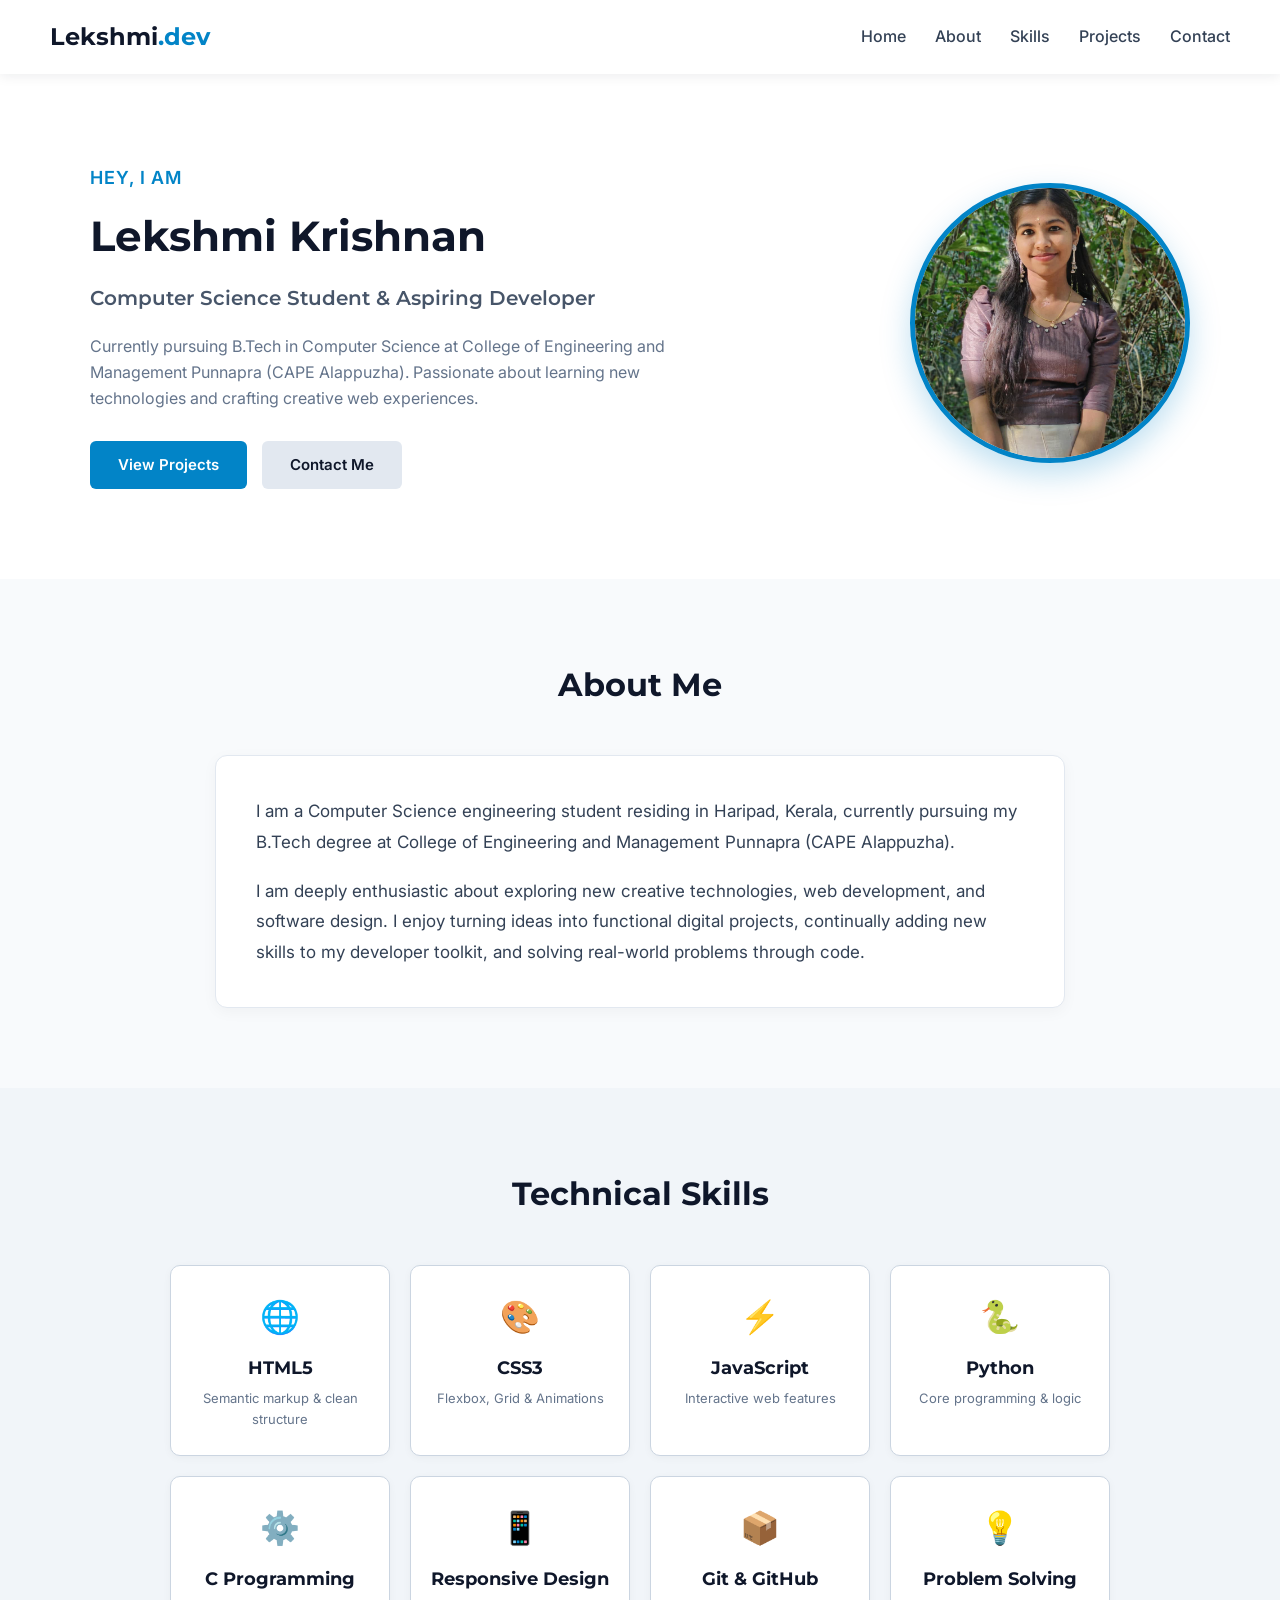
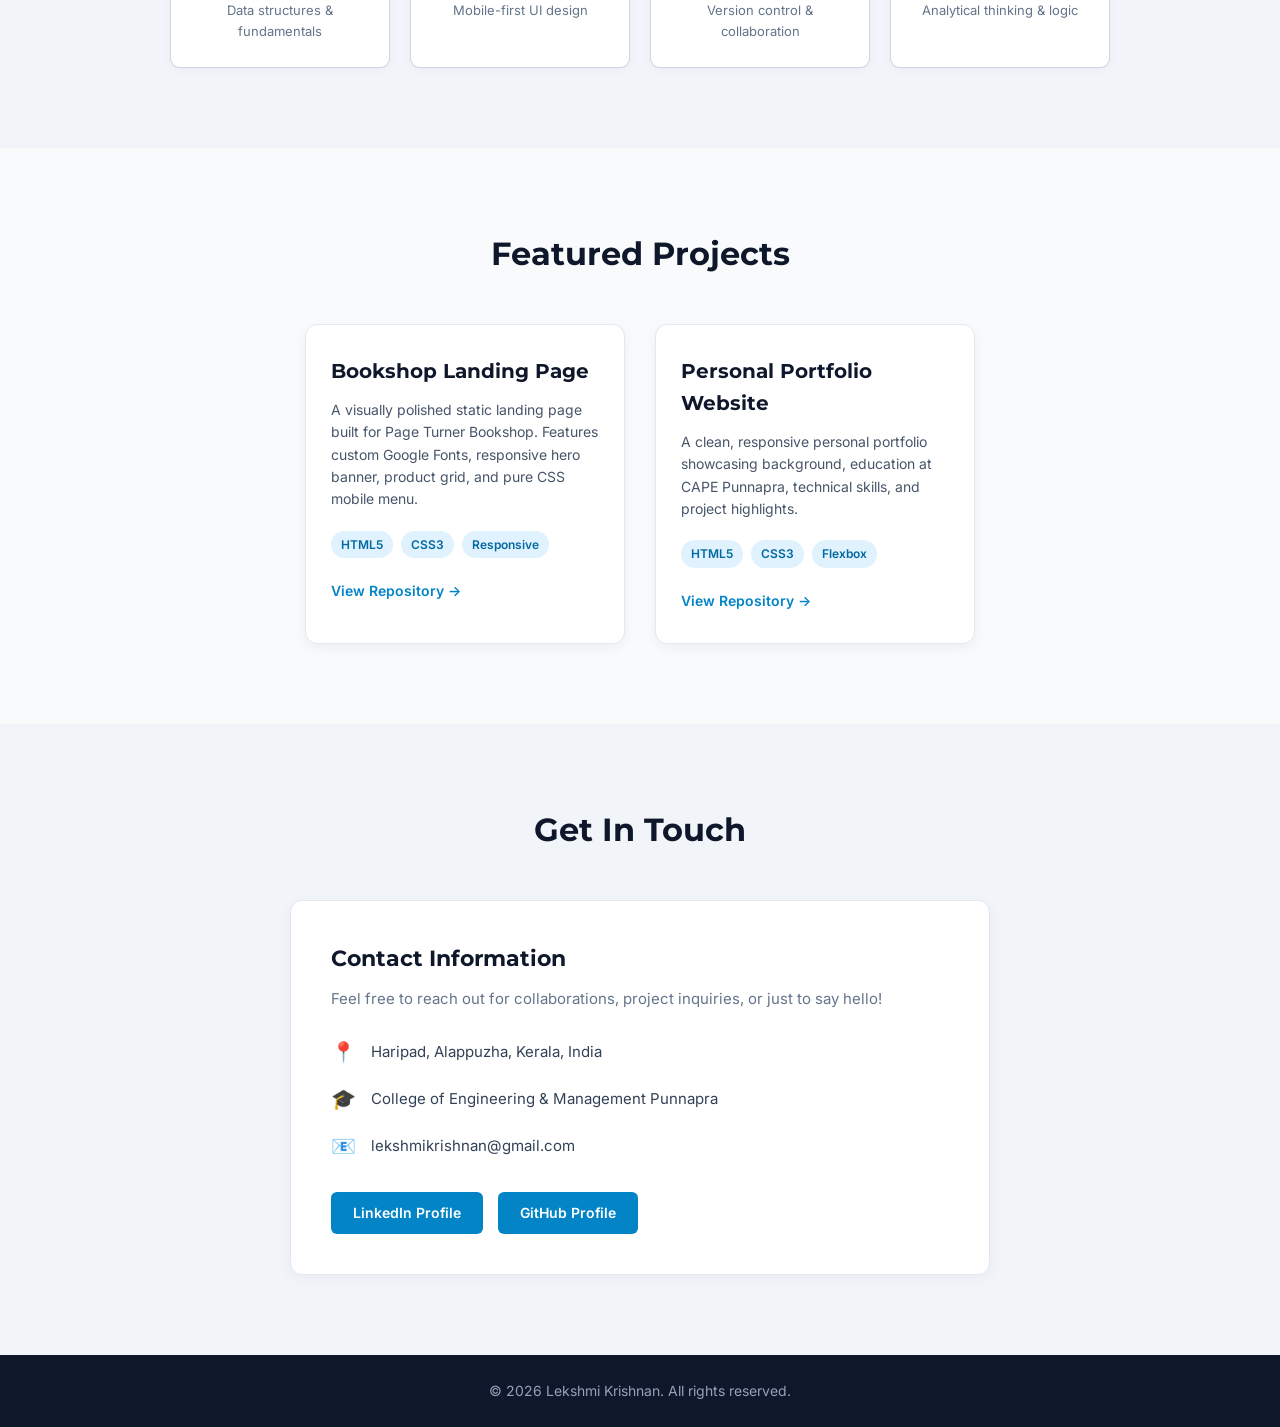
<file: WebDev-L1-PersonalPortfolio/index.html>
<!DOCTYPE html>
<html lang="en">
<head>
    <meta charset="UTF-8">
    <meta name="viewport" content="width=device-width, initial-scale=1.0">
    <title>Lekshmi Krishnan | Personal Portfolio</title>
    <link rel="stylesheet" href="style.css">
</head>
<body>

    <header class="navbar">
        <div class="logo">
            <h2>Lekshmi<span>.dev</span></h2>
        </div>
        <input type="checkbox" id="menu-toggle" class="menu-toggle">
        <label for="menu-toggle" class="hamburger">
            <span></span>
            <span></span>
            <span></span>
        </label>
        <nav class="nav-links">
            <a href="#home">Home</a>
            <a href="#about">About</a>
            <a href="#skills">Skills</a>
            <a href="#projects">Projects</a>
            <a href="#contact">Contact</a>
        </nav>
    </header>

    <section id="home" class="hero">
        <div class="hero-container">
            <div class="hero-text">
                <span class="greeting">Hey, I am</span>
                <h1>Lekshmi Krishnan</h1>
                <h3 class="role">Computer Science Student & Aspiring Developer</h3>
                <p>Currently pursuing B.Tech in Computer Science at College of Engineering and Management Punnapra (CAPE Alappuzha). Passionate about learning new technologies and crafting creative web experiences.</p>
                <div class="hero-buttons">
                    <a href="#projects" class="btn btn-primary">View Projects</a>
                    <a href="#contact" class="btn btn-secondary">Contact Me</a>
                </div>
            </div>
            <div class="hero-image">
                <img src="assets/profile.png" alt="Lekshmi Krishnan" class="profile-img">
            </div>
        </div>
    </section>

    <section id="about" class="section">
        <h2 class="section-title">About Me</h2>
        <div class="about-card">
            <p>I am a Computer Science engineering student residing in Haripad, Kerala, currently pursuing my B.Tech degree at College of Engineering and Management Punnapra (CAPE Alappuzha).</p>
            <p>I am deeply enthusiastic about exploring new creative technologies, web development, and software design. I enjoy turning ideas into functional digital projects, continually adding new skills to my developer toolkit, and solving real-world problems through code.</p>
        </div>
    </section>

    <section id="skills" class="section bg-alt">
        <h2 class="section-title">Technical Skills</h2>
        <div class="skills-grid">
            <div class="skill-card">
                <div class="skill-icon">🌐</div>
                <h3>HTML5</h3>
                <p>Semantic markup & clean structure</p>
            </div>
            <div class="skill-card">
                <div class="skill-icon">🎨</div>
                <h3>CSS3</h3>
                <p>Flexbox, Grid & Animations</p>
            </div>
            <div class="skill-card">
                <div class="skill-icon">⚡</div>
                <h3>JavaScript</h3>
                <p>Interactive web features</p>
            </div>
            <div class="skill-card">
                <div class="skill-icon">🐍</div>
                <h3>Python</h3>
                <p>Core programming & logic</p>
            </div>
            <div class="skill-card">
                <div class="skill-icon">⚙️</div>
                <h3>C Programming</h3>
                <p>Data structures & fundamentals</p>
            </div>
            <div class="skill-card">
                <div class="skill-icon">📱</div>
                <h3>Responsive Design</h3>
                <p>Mobile-first UI design</p>
            </div>
            <div class="skill-card">
                <div class="skill-icon">📦</div>
                <h3>Git & GitHub</h3>
                <p>Version control & collaboration</p>
            </div>
            <div class="skill-card">
                <div class="skill-icon">💡</div>
                <h3>Problem Solving</h3>
                <p>Analytical thinking & logic</p>
            </div>
        </div>
    </section>

    <section id="projects" class="section">
        <h2 class="section-title">Featured Projects</h2>
        <div class="projects-grid">
            <div class="project-card">
                <div class="project-content">
                    <h3>Bookshop Landing Page</h3>
                    <p>A visually polished static landing page built for Page Turner Bookshop. Features custom Google Fonts, responsive hero banner, product grid, and pure CSS mobile menu.</p>
                    <div class="tech-tags">
                        <span>HTML5</span>
                        <span>CSS3</span>
                        <span>Responsive</span>
                    </div>
                    <a href="#" class="project-link">View Repository &rarr;</a>
                </div>
            </div>
            <div class="project-card">
                <div class="project-content">
                    <h3>Personal Portfolio Website</h3>
                    <p>A clean, responsive personal portfolio showcasing background, education at CAPE Punnapra, technical skills, and project highlights.</p>
                    <div class="tech-tags">
                        <span>HTML5</span>
                        <span>CSS3</span>
                        <span>Flexbox</span>
                    </div>
                    <a href="#" class="project-link">View Repository &rarr;</a>
                </div>
            </div>
        </div>
    </section>

    <section id="contact" class="section bg-alt">
        <h2 class="section-title">Get In Touch</h2>
        <div class="contact-container">
            <div class="contact-info">
                <h3>Contact Information</h3>
                <p>Feel free to reach out for collaborations, project inquiries, or just to say hello!</p>
                <div class="contact-item">
                    <span class="icon">📍</span>
                    <span>Haripad, Alappuzha, Kerala, India</span>
                </div>
                <div class="contact-item">
                    <span class="icon">🎓</span>
                    <span>College of Engineering & Management Punnapra</span>
                </div>
                <div class="contact-item">
                    <span class="icon">📧</span>
                    <span>lekshmikrishnan@gmail.com</span>
                </div>
                <div class="social-links">
                    <a href="https://www.linkedin.com/in/lekshmi-krishnan-b064a6328/?lipi=urn%3Ali%3Apage%3Ad_flagship3_profile_view_base_contact_details%3BRVKKj0dwRH%2BeiEIR3jNrvg%3D%3D" target="_blank" class="social-btn">LinkedIn Profile</a>
                    <a href="https://github.com" target="_blank" class="social-btn">GitHub Profile</a>
                </div>
            </div>
        </div>
    </section>

    <footer class="footer">
        <p>&copy; 2026 Lekshmi Krishnan. All rights reserved.</p>
    </footer>

</body>
</html>
</file>
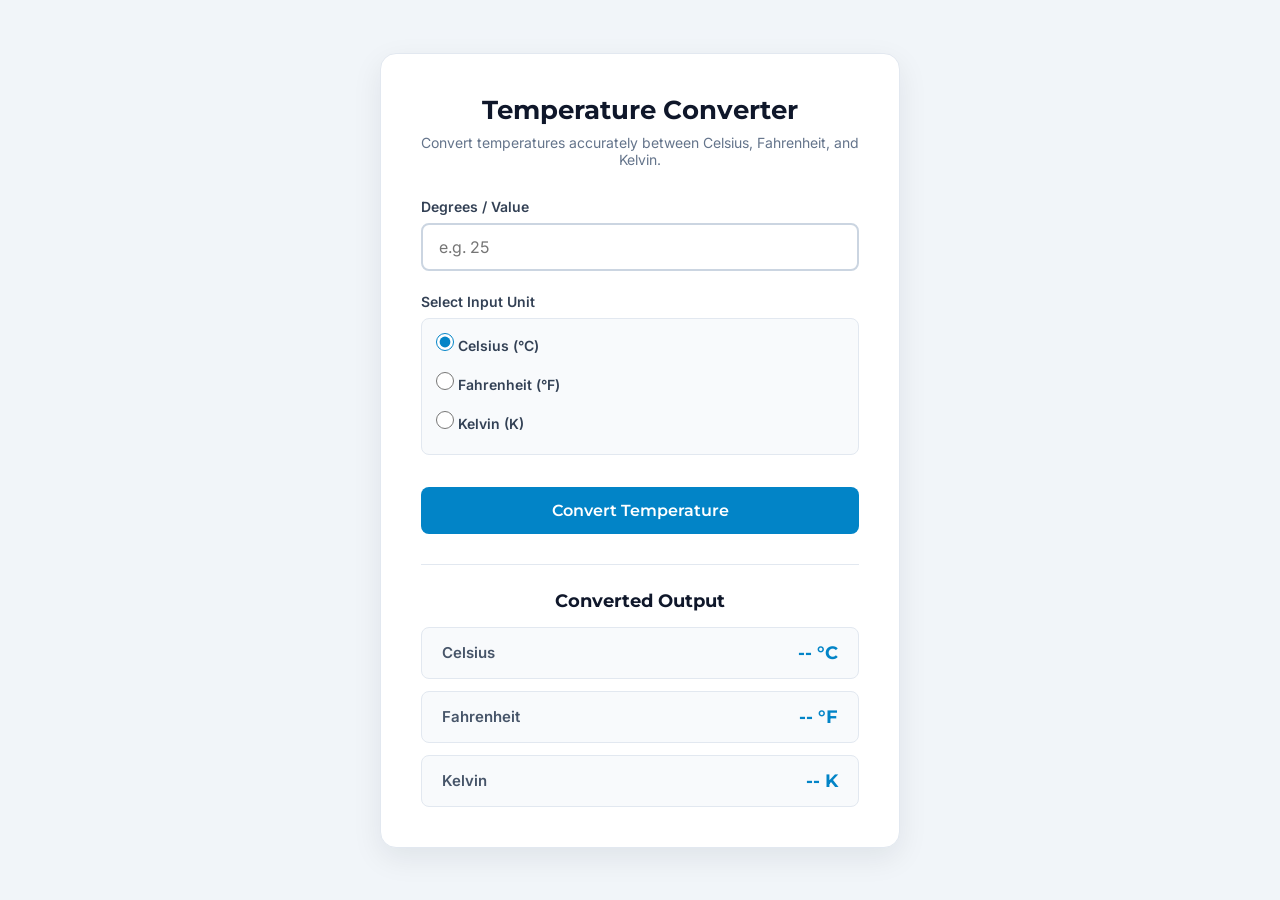
<file: WebDev-L1-TemperatureConverter/index.html>
<!DOCTYPE html>
<html lang="en">
<head>
    <meta charset="UTF-8">
    <meta name="viewport" content="width=device-width, initial-scale=1.0">
    <title>Temperature Converter</title>
    <link rel="stylesheet" href="style.css">
</head>
<body>

    <main class="converter-card">
        <header class="converter-header">
            <h1>Temperature Converter</h1>
            <p>Convert temperatures accurately between Celsius, Fahrenheit, and Kelvin.</p>
        </header>

        <form id="calc-form" onsubmit="return false;">
            <div class="input-group">
                <label for="temp-input">Degrees / Value</label>
                <input type="text" id="temp-input" placeholder="e.g. 25" autocomplete="off">
            </div>

            <div class="input-group">
                <label>Select Input Unit</label>
                <div class="radio-group">
                    <label class="radio-label">
                        <input type="radio" name="input-unit" value="celsius" checked>
                        <span>Celsius (°C)</span>
                    </label>
                    <label class="radio-label">
                        <input type="radio" name="input-unit" value="fahrenheit">
                        <span>Fahrenheit (°F)</span>
                    </label>
                    <label class="radio-label">
                        <input type="radio" name="input-unit" value="kelvin">
                        <span>Kelvin (K)</span>
                    </label>
                </div>
            </div>

            <button type="button" id="convert-btn" class="convert-btn">Convert Temperature</button>
        </form>

        <div id="error-box" class="error-box"></div>

        <section class="results-section">
            <h2>Converted Output</h2>
            <div class="results-grid">
                <div class="result-card">
                    <span class="unit-label">Celsius</span>
                    <span class="result-value" id="celsius-val">-- °C</span>
                </div>
                <div class="result-card">
                    <span class="unit-label">Fahrenheit</span>
                    <span class="result-value" id="fahrenheit-val">-- °F</span>
                </div>
                <div class="result-card">
                    <span class="unit-label">Kelvin</span>
                    <span class="result-value" id="kelvin-val">-- K</span>
                </div>
            </div>
        </section>
    </main>

    <script src="script.js"></script>
</body>
</html>
</file>
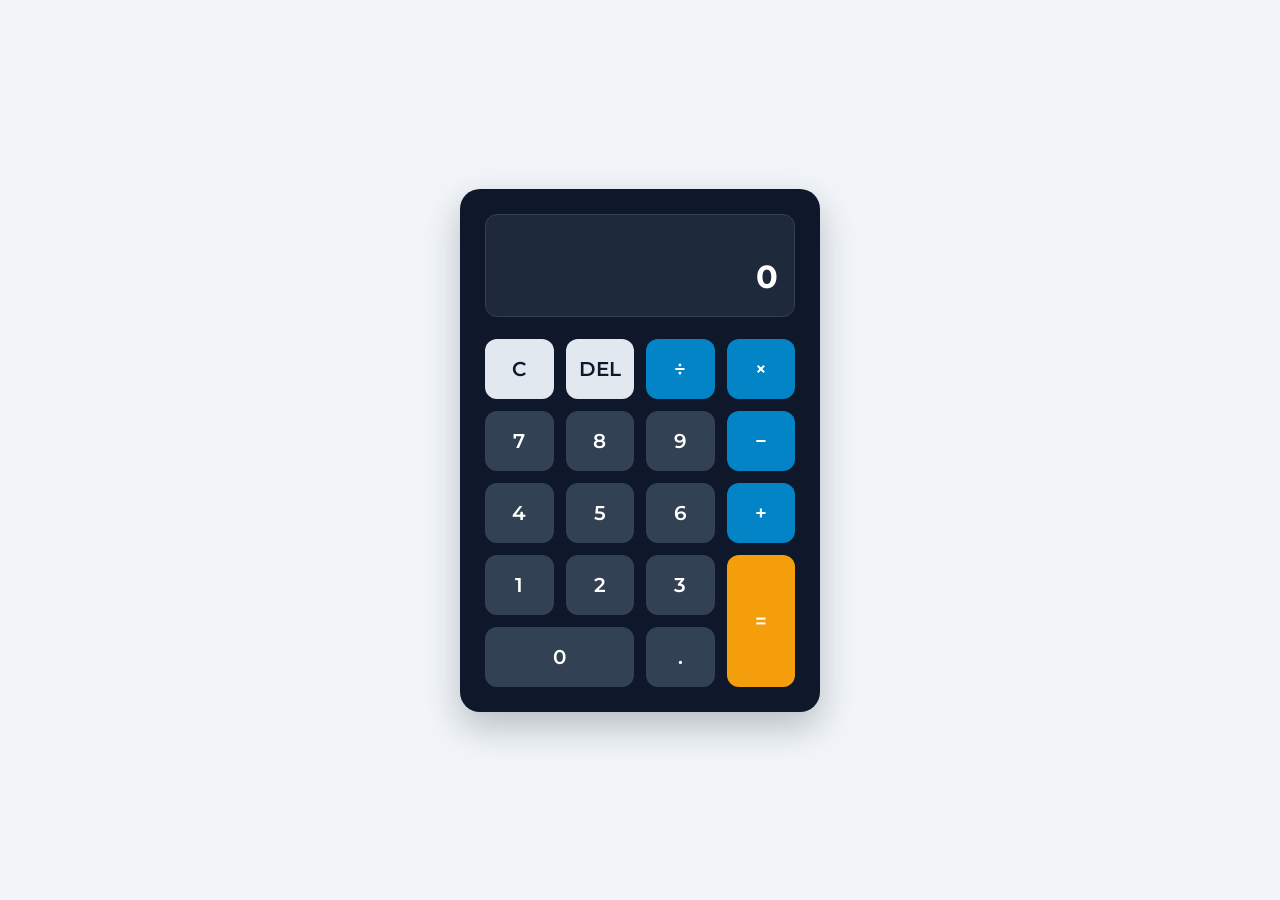
<file: WebDev-L2-Calculator/index.html>
<!DOCTYPE html>
<html lang="en">
<head>
    <meta charset="UTF-8">
    <meta name="viewport" content="width=device-width, initial-scale=1.0">
    <title>Calculator</title>
    <link rel="stylesheet" href="style.css">
</head>
<body>

    <main class="calculator-card">
        <div class="display-container">
            <div id="previous-display" class="previous-display"></div>
            <div id="current-display" class="current-display">0</div>
        </div>

        <div class="buttons-grid">
            <button class="btn btn-action" data-action="clear">C</button>
            <button class="btn btn-action" data-action="delete">DEL</button>
            <button class="btn btn-operator" data-operator="÷">÷</button>
            <button class="btn btn-operator" data-operator="×">×</button>

            <button class="btn btn-number" data-number="7">7</button>
            <button class="btn btn-number" data-number="8">8</button>
            <button class="btn btn-number" data-number="9">9</button>
            <button class="btn btn-operator" data-operator="-">−</button>

            <button class="btn btn-number" data-number="4">4</button>
            <button class="btn btn-number" data-number="5">5</button>
            <button class="btn btn-number" data-number="6">6</button>
            <button class="btn btn-operator" data-operator="+">+</button>

            <button class="btn btn-number" data-number="1">1</button>
            <button class="btn btn-number" data-number="2">2</button>
            <button class="btn btn-number" data-number="3">3</button>
            <button class="btn btn-equals" data-action="equals">=</button>

            <button class="btn btn-number btn-zero" data-number="0">0</button>
            <button class="btn btn-number" data-number=".">.</button>
        </div>
    </main>

    <script src="script.js"></script>
</body>
</html>
</file>
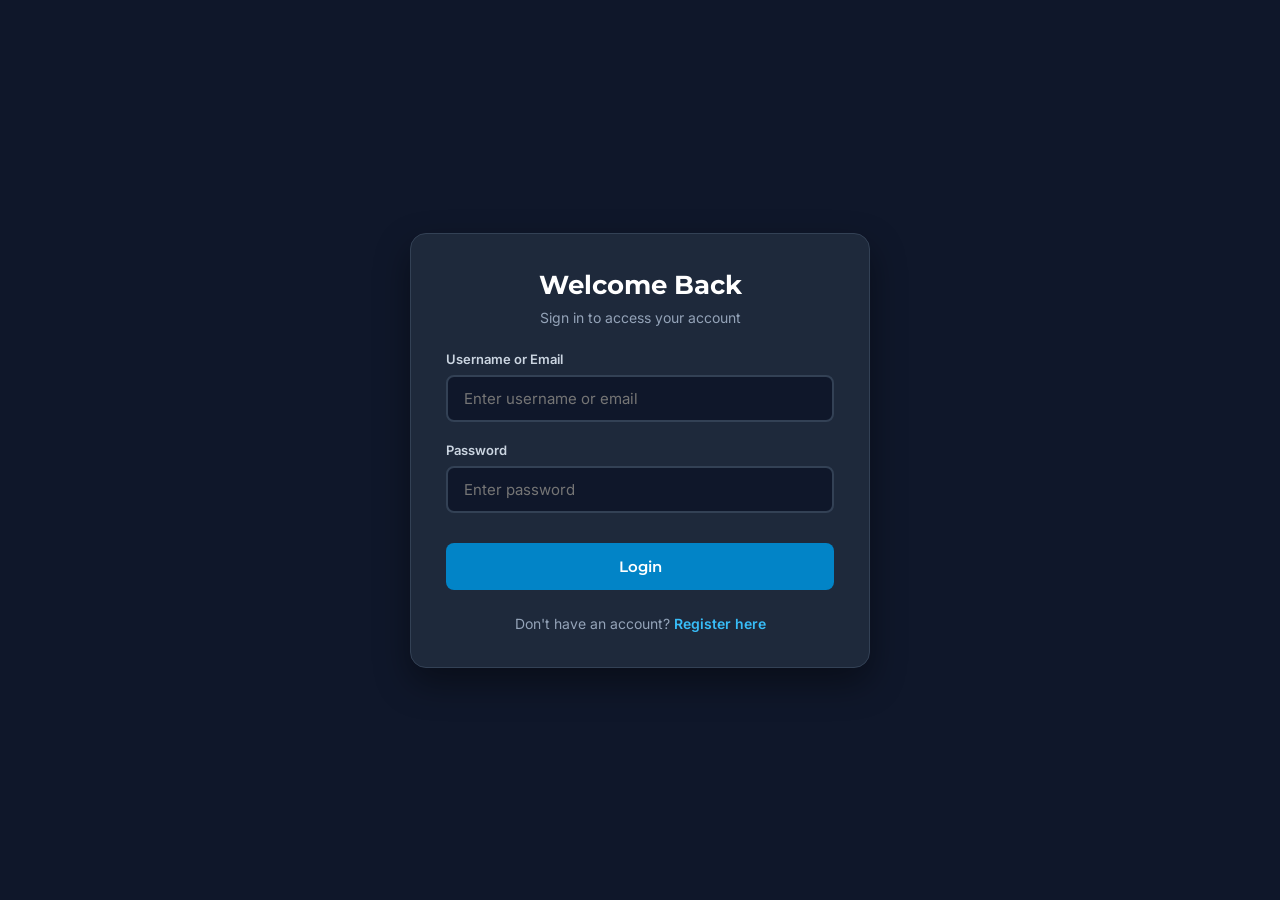
<file: WebDev-L2-LoginAuthSystem/index.html>
<!DOCTYPE html>
<html lang="en">
<head>
    <meta charset="UTF-8">
    <meta name="viewport" content="width=device-width, initial-scale=1.0">
    <title>Login Authentication System</title>
    <link rel="stylesheet" href="style.css">
</head>
<body>

    <main class="auth-card">
        <section id="login-view" class="view view-active">
            <header class="auth-header">
                <h1>Welcome Back</h1>
                <p>Sign in to access your account</p>
            </header>

            <form id="login-form" autocomplete="off" onsubmit="return false;">
                <div class="input-group">
                    <label for="login-identifier">Username or Email</label>
                    <input type="text" id="login-identifier" placeholder="Enter username or email">
                </div>

                <div class="input-group">
                    <label for="login-password">Password</label>
                    <input type="password" id="login-password" placeholder="Enter password">
                </div>

                <div id="login-error" class="alert alert-error"></div>

                <button type="submit" id="login-btn" class="btn btn-primary">Login</button>
            </form>

            <footer class="auth-footer">
                <p>Don't have an account? <a href="#" id="goto-register">Register here</a></p>
            </footer>
        </section>

        <section id="register-view" class="view view-hidden">
            <header class="auth-header">
                <h1>Create Account</h1>
                <p>Register a new account to get started</p>
            </header>

            <form id="register-form" autocomplete="off" onsubmit="return false;">
                <div class="input-group">
                    <label for="reg-username">Username</label>
                    <input type="text" id="reg-username" placeholder="Choose a username">
                </div>

                <div class="input-group">
                    <label for="reg-email">Email Address</label>
                    <input type="email" id="reg-email" placeholder="Enter email address">
                </div>

                <div class="input-group">
                    <label for="reg-password">Password</label>
                    <input type="password" id="reg-password" placeholder="Min 8 chars with at least 1 number">
                </div>

                <div id="reg-error" class="alert alert-error"></div>
                <div id="reg-success" class="alert alert-success"></div>

                <button type="submit" id="register-btn" class="btn btn-primary">Register</button>
            </form>

            <footer class="auth-footer">
                <p>Already have an account? <a href="#" id="goto-login">Login here</a></p>
            </footer>
        </section>

        <section id="dashboard-view" class="view view-hidden">
            <header class="auth-header">
                <span class="badge badge-secure">Protected Dashboard</span>
                <h1>Welcome, <span id="dash-username">User</span>!</h1>
                <p>You have successfully logged into the protected area.</p>
            </header>

            <div class="user-info-card">
                <div class="info-row">
                    <span class="info-label">Username</span>
                    <span id="info-username" class="info-value">--</span>
                </div>
                <div class="info-row">
                    <span class="info-label">Email Address</span>
                    <span id="info-email" class="info-value">--</span>
                </div>
                <div class="info-row">
                    <span class="info-label">Session Status</span>
                    <span class="info-value text-green">Active (Logged In)</span>
                </div>
                <div class="info-row">
                    <span class="info-label">Login Time</span>
                    <span id="info-time" class="info-value">--</span>
                </div>
            </div>

            <button type="button" id="logout-btn" class="btn btn-danger">Logout</button>
        </section>
    </main>

    <script src="script.js"></script>
</body>
</html>
</file>
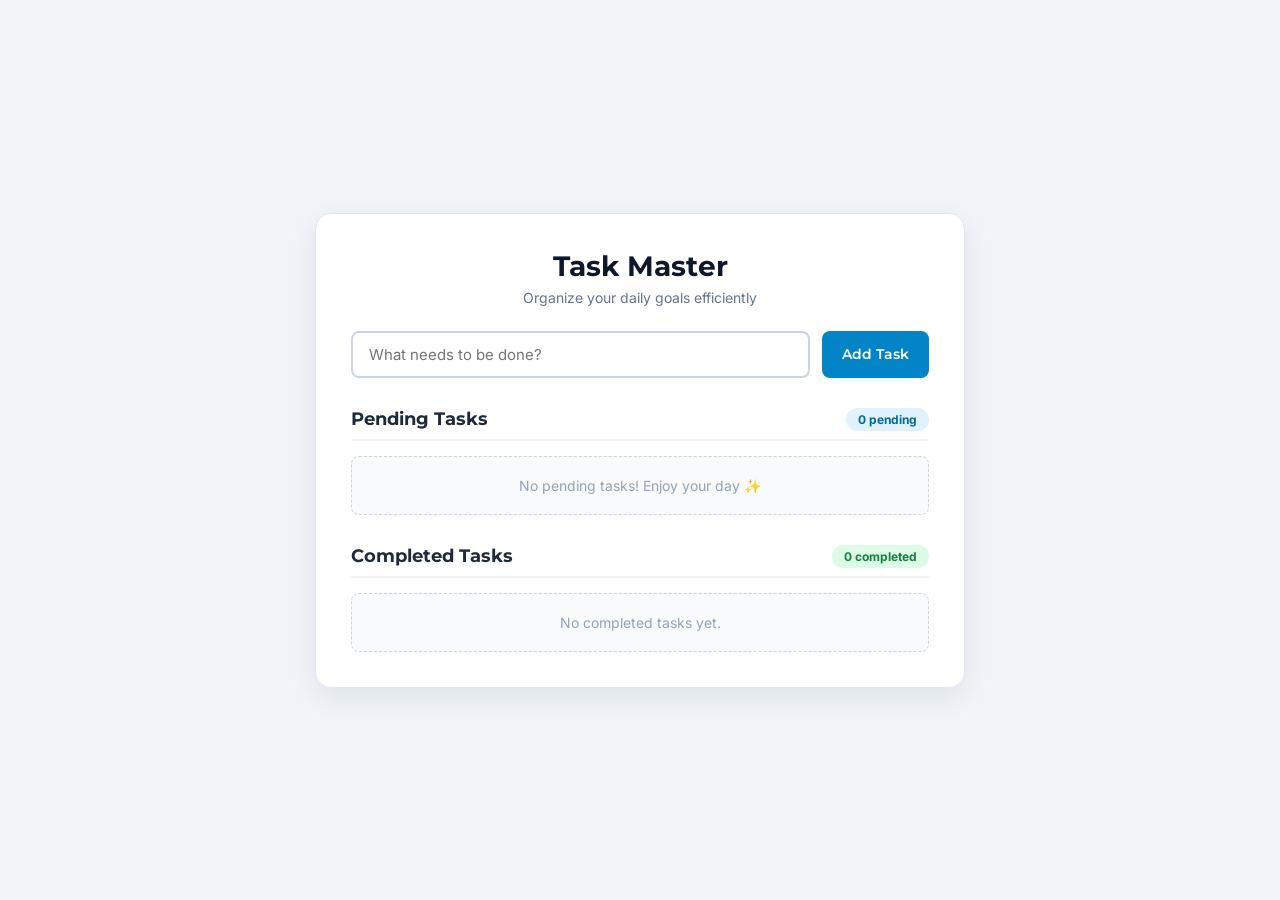
<file: WebDev-L2-ToDoWebApp/index.html>
<!DOCTYPE html>
<html lang="en">
<head>
    <meta charset="UTF-8">
    <meta name="viewport" content="width=device-width, initial-scale=1.0">
    <title>To-Do Web App</title>
    <link rel="stylesheet" href="style.css">
</head>
<body>

    <main class="todo-card">
        <header class="app-header">
            <h1>Task Master</h1>
            <p>Organize your daily goals efficiently</p>
        </header>

        <form id="todo-form" class="input-form" onsubmit="return false;">
            <input type="text" id="task-input" placeholder="What needs to be done?" autocomplete="off">
            <button type="submit" id="add-btn" class="btn btn-add">Add Task</button>
        </form>

        <div id="error-message" class="error-message"></div>

        <section class="tasks-section">
            <div class="section-header">
                <h2>Pending Tasks</h2>
                <span id="pending-counter" class="badge badge-pending">0 pending</span>
            </div>
            <div id="pending-empty" class="empty-state">No pending tasks! Enjoy your day ✨</div>
            <ul id="pending-list" class="task-list"></ul>
        </section>

        <section class="tasks-section">
            <div class="section-header">
                <h2>Completed Tasks</h2>
                <span id="completed-counter" class="badge badge-completed">0 completed</span>
            </div>
            <div id="completed-empty" class="empty-state">No completed tasks yet.</div>
            <ul id="completed-list" class="task-list"></ul>
        </section>
    </main>

    <script src="script.js"></script>
</body>
</html>
</file>
<file: WebDev-L1-PersonalPortfolio/style.css>
@import url('https://fonts.googleapis.com/css2?family=Inter:wght@400;500;600&family=Montserrat:wght@600;700;800&display=swap');

html {
    scroll-behavior: smooth;
}

* {
    margin: 0;
    padding: 0;
    box-sizing: border-box;
}

body {
    font-family: 'Inter', sans-serif;
    background-color: #f8fafc;
    color: #0f172a;
    line-height: 1.6;
}

h1, h2, h3, h4 {
    font-family: 'Montserrat', sans-serif;
}

.navbar {
    position: sticky;
    top: 0;
    background-color: #ffffff;
    display: flex;
    justify-content: space-between;
    align-items: center;
    padding: 18px 50px;
    box-shadow: 0 2px 12px rgba(15, 23, 42, 0.08);
    z-index: 1000;
}

.logo h2 {
    font-size: 24px;
    color: #0f172a;
}

.logo h2 span {
    color: #0284c7;
}

.menu-toggle {
    display: none;
}

.hamburger {
    display: none;
    flex-direction: column;
    gap: 5px;
    cursor: pointer;
}

.hamburger span {
    width: 25px;
    height: 3px;
    background-color: #0f172a;
    border-radius: 3px;
}

.nav-links a {
    text-decoration: none;
    color: #334155;
    margin-left: 25px;
    font-weight: 500;
    font-size: 16px;
    transition: color 0.3s;
}

.nav-links a:hover {
    color: #0284c7;
}

.hero {
    background-color: #ffffff;
    padding: 90px 50px;
}

.hero-container {
    max-width: 1100px;
    margin: 0 auto;
    display: flex;
    align-items: center;
    justify-content: space-between;
    gap: 50px;
}

.hero-text {
    flex: 1;
}

.greeting {
    display: inline-block;
    font-size: 18px;
    font-weight: 600;
    color: #0284c7;
    margin-bottom: 10px;
    text-transform: uppercase;
    letter-spacing: 1px;
}

.hero h1 {
    font-size: 42px;
    color: #0f172a;
    margin-bottom: 12px;
}

.role {
    font-size: 20px;
    color: #475569;
    font-weight: 600;
    margin-bottom: 20px;
}

.hero p {
    font-size: 16px;
    color: #64748b;
    margin-bottom: 30px;
    max-width: 580px;
}

.hero-buttons {
    display: flex;
    gap: 15px;
}

.btn {
    display: inline-block;
    padding: 12px 28px;
    text-decoration: none;
    border-radius: 6px;
    font-weight: 600;
    font-size: 15px;
    transition: all 0.3s;
}

.btn-primary {
    background-color: #0284c7;
    color: #ffffff;
}

.btn-primary:hover {
    background-color: #0369a1;
}

.btn-secondary {
    background-color: #e2e8f0;
    color: #0f172a;
}

.btn-secondary:hover {
    background-color: #cbd5e1;
}

.hero-image {
    flex-shrink: 0;
}

.profile-img {
    width: 280px;
    height: 280px;
    border-radius: 50%;
    object-fit: cover;
    border: 5px solid #0284c7;
    box-shadow: 0 12px 30px rgba(2, 132, 199, 0.25);
}

.section {
    padding: 80px 50px;
    max-width: 1100px;
    margin: 0 auto;
}

.bg-alt {
    background-color: #f1f5f9;
    max-width: 100%;
}

.section-title {
    text-align: center;
    font-size: 32px;
    margin-bottom: 45px;
    color: #0f172a;
    position: relative;
}

.about-card {
    background-color: #ffffff;
    padding: 40px;
    border-radius: 12px;
    box-shadow: 0 4px 15px rgba(0, 0, 0, 0.04);
    border: 1px solid #e2e8f0;
    max-width: 850px;
    margin: 0 auto;
}

.about-card p {
    font-size: 17px;
    color: #334155;
    margin-bottom: 18px;
    line-height: 1.8;
}

.about-card p:last-child {
    margin-bottom: 0;
}

.skills-grid {
    display: flex;
    flex-wrap: wrap;
    gap: 20px;
    justify-content: center;
    max-width: 1100px;
    margin: 0 auto;
}

.skill-card {
    background-color: #ffffff;
    border: 1px solid #cbd5e1;
    border-radius: 10px;
    width: 220px;
    padding: 25px 20px;
    text-align: center;
    box-shadow: 0 2px 8px rgba(0, 0, 0, 0.04);
    transition: transform 0.3s;
}

.skill-card:hover {
    transform: translateY(-5px);
    border-color: #0284c7;
}

.skill-icon {
    font-size: 32px;
    margin-bottom: 12px;
}

.skill-card h3 {
    font-size: 18px;
    margin-bottom: 6px;
    color: #0f172a;
}

.skill-card p {
    font-size: 13px;
    color: #64748b;
}

.projects-grid {
    display: flex;
    flex-wrap: wrap;
    gap: 30px;
    justify-content: center;
}

.project-card {
    background-color: #ffffff;
    border: 1px solid #e2e8f0;
    border-radius: 12px;
    width: 320px;
    box-shadow: 0 4px 12px rgba(0, 0, 0, 0.05);
    display: flex;
    flex-direction: column;
    justify-content: space-between;
    transition: transform 0.3s;
}

.project-card:hover {
    transform: translateY(-5px);
}

.project-content {
    padding: 30px 25px;
}

.project-card h3 {
    font-size: 20px;
    color: #0f172a;
    margin-bottom: 12px;
}

.project-card p {
    font-size: 14px;
    color: #475569;
    margin-bottom: 20px;
    line-height: 1.6;
}

.tech-tags {
    display: flex;
    flex-wrap: wrap;
    gap: 8px;
    margin-bottom: 20px;
}

.tech-tags span {
    background-color: #e0f2fe;
    color: #0369a1;
    font-size: 12px;
    font-weight: 600;
    padding: 4px 10px;
    border-radius: 20px;
}

.project-link {
    display: inline-block;
    color: #0284c7;
    text-decoration: none;
    font-weight: 600;
    font-size: 14px;
}

.project-link:hover {
    color: #0369a1;
}

.contact-container {
    max-width: 700px;
    margin: 0 auto;
    background-color: #ffffff;
    padding: 40px;
    border-radius: 12px;
    box-shadow: 0 4px 15px rgba(0, 0, 0, 0.04);
    border: 1px solid #e2e8f0;
}

.contact-info h3 {
    font-size: 22px;
    margin-bottom: 10px;
    color: #0f172a;
}

.contact-info p {
    font-size: 15px;
    color: #64748b;
    margin-bottom: 25px;
}

.contact-item {
    display: flex;
    align-items: center;
    gap: 15px;
    margin-bottom: 15px;
    font-size: 15px;
    color: #334155;
}

.contact-item .icon {
    font-size: 20px;
}

.social-links {
    display: flex;
    gap: 15px;
    margin-top: 30px;
}

.social-btn {
    display: inline-block;
    background-color: #0284c7;
    color: #ffffff;
    padding: 10px 22px;
    border-radius: 6px;
    text-decoration: none;
    font-size: 14px;
    font-weight: 600;
    transition: background-color 0.3s;
}

.social-btn:hover {
    background-color: #0369a1;
}

.footer {
    background-color: #0f172a;
    color: #94a3b8;
    text-align: center;
    padding: 25px;
    font-size: 14px;
}

@media (max-width: 768px) {
    .navbar {
        padding: 15px 20px;
        position: sticky;
        top: 0;
    }

    .hamburger {
        display: flex;
    }

    .nav-links {
        display: none;
        position: absolute;
        top: 100%;
        left: 0;
        width: 100%;
        background-color: #ffffff;
        flex-direction: column;
        align-items: center;
        padding: 20px 0;
        box-shadow: 0 4px 10px rgba(0, 0, 0, 0.1);
        border-top: 1px solid #e2e8f0;
    }

    .menu-toggle:checked ~ .nav-links {
        display: flex;
    }

    .nav-links a {
        margin: 10px 0;
    }

    .hero {
        padding: 50px 20px;
    }

    .hero-container {
        flex-direction: column-reverse;
        text-align: center;
        gap: 35px;
    }

    .hero h1 {
        font-size: 30px;
    }

    .role {
        font-size: 17px;
    }

    .hero p {
        font-size: 15px;
    }

    .hero-buttons {
        justify-content: center;
    }

    .profile-img {
        width: 200px;
        height: 200px;
    }

    .section {
        padding: 50px 20px;
    }

    .skill-card {
        width: 100%;
    }

    .project-card {
        width: 100%;
    }

    .contact-container {
        padding: 25px 20px;
    }

    .social-links {
        flex-direction: column;
    }
}
</file>
<file: WebDev-L1-TemperatureConverter/style.css>
@import url('https://fonts.googleapis.com/css2?family=Inter:wght@400;500;600&family=Montserrat:wght@600;700;800&display=swap');

* {
    margin: 0;
    padding: 0;
    box-sizing: border-box;
}

body {
    font-family: 'Inter', sans-serif;
    background-color: #f1f5f9;
    color: #0f172a;
    min-height: 100vh;
    display: flex;
    align-items: center;
    justify-content: center;
    padding: 20px;
}

h1, h2, h3 {
    font-family: 'Montserrat', sans-serif;
}

.converter-card {
    background-color: #ffffff;
    border: 1px solid #e2e8f0;
    border-radius: 16px;
    padding: 40px;
    width: 100%;
    max-width: 520px;
    box-shadow: 0 10px 30px rgba(15, 23, 42, 0.08);
}

.converter-header {
    text-align: center;
    margin-bottom: 30px;
}

.converter-header h1 {
    font-size: 26px;
    color: #0f172a;
    margin-bottom: 8px;
}

.converter-header p {
    font-size: 14px;
    color: #64748b;
}

.input-group {
    margin-bottom: 22px;
}

.input-group label {
    display: block;
    font-size: 14px;
    font-weight: 600;
    color: #334155;
    margin-bottom: 8px;
}

.input-group input[type="text"] {
    width: 100%;
    padding: 12px 16px;
    font-size: 16px;
    border: 2px solid #cbd5e1;
    border-radius: 8px;
    outline: none;
    transition: border-color 0.2s;
    font-family: 'Inter', sans-serif;
}

.input-group input[type="text"]:focus {
    border-color: #0284c7;
}

.radio-group {
    display: flex;
    flex-direction: column;
    gap: 10px;
    background-color: #f8fafc;
    padding: 14px;
    border-radius: 8px;
    border: 1px solid #e2e8f0;
}

.radio-label {
    display: flex;
    align-items: center;
    gap: 10px;
    font-size: 15px;
    color: #334155;
    cursor: pointer;
    font-weight: 500;
}

.radio-label input[type="radio"] {
    accent-color: #0284c7;
    width: 18px;
    height: 18px;
    cursor: pointer;
}

.convert-btn {
    width: 100%;
    background-color: #0284c7;
    color: #ffffff;
    border: none;
    padding: 14px;
    font-size: 16px;
    font-weight: 600;
    font-family: 'Montserrat', sans-serif;
    border-radius: 8px;
    cursor: pointer;
    transition: background-color 0.2s;
    margin-top: 10px;
}

.convert-btn:hover {
    background-color: #0369a1;
}

.error-box {
    display: none;
    background-color: #fef2f2;
    color: #991b1b;
    border: 1px solid #fecaca;
    padding: 12px 16px;
    border-radius: 8px;
    font-size: 14px;
    margin-top: 20px;
    font-weight: 500;
}

.results-section {
    margin-top: 30px;
    border-top: 1px solid #e2e8f0;
    padding-top: 25px;
}

.results-section h2 {
    font-size: 18px;
    color: #0f172a;
    margin-bottom: 15px;
    text-align: center;
}

.results-grid {
    display: flex;
    flex-direction: column;
    gap: 12px;
}

.result-card {
    background-color: #f8fafc;
    border: 1px solid #e2e8f0;
    border-radius: 8px;
    padding: 14px 20px;
    display: flex;
    justify-content: space-between;
    align-items: center;
}

.unit-label {
    font-size: 15px;
    font-weight: 600;
    color: #475569;
}

.result-value {
    font-size: 18px;
    font-weight: 700;
    color: #0284c7;
    font-family: 'Montserrat', sans-serif;
}

@media (max-width: 480px) {
    .converter-card {
        padding: 25px 20px;
    }

    .converter-header h1 {
        font-size: 22px;
    }

    .result-card {
        padding: 12px 14px;
    }

    .result-value {
        font-size: 16px;
    }
}
</file>
<file: WebDev-L2-Calculator/style.css>
@import url('https://fonts.googleapis.com/css2?family=Inter:wght@400;500;600&family=Montserrat:wght@600;700;800&display=swap');

* {
    margin: 0;
    padding: 0;
    box-sizing: border-box;
}

body {
    font-family: 'Inter', sans-serif;
    background-color: #f1f5f9;
    color: #0f172a;
    min-height: 100vh;
    display: flex;
    align-items: center;
    justify-content: center;
    padding: 20px;
}

h1, h2, h3 {
    font-family: 'Montserrat', sans-serif;
}

.calculator-card {
    background-color: #0f172a;
    border-radius: 20px;
    padding: 25px;
    width: 100%;
    max-width: 360px;
    box-shadow: 0 15px 35px rgba(15, 23, 42, 0.25);
}

.display-container {
    background-color: #1e293b;
    border-radius: 12px;
    padding: 20px 16px;
    margin-bottom: 22px;
    text-align: right;
    min-height: 100px;
    display: flex;
    flex-direction: column;
    justify-content: space-between;
    word-break: break-all;
    word-wrap: break-word;
    border: 1px solid #334155;
}

.previous-display {
    color: #94a3b8;
    font-size: 16px;
    min-height: 22px;
    font-family: 'Montserrat', sans-serif;
}

.current-display {
    color: #ffffff;
    font-size: 32px;
    font-weight: 700;
    font-family: 'Montserrat', sans-serif;
}

.buttons-grid {
    display: grid;
    grid-template-columns: repeat(4, 1fr);
    gap: 12px;
}

.btn {
    border: none;
    outline: none;
    font-size: 20px;
    font-weight: 600;
    font-family: 'Montserrat', sans-serif;
    height: 60px;
    border-radius: 12px;
    cursor: pointer;
    transition: all 0.15s ease-in-out;
    user-select: none;
}

.btn:active {
    transform: scale(0.95);
}

.btn-number {
    background-color: #334155;
    color: #ffffff;
}

.btn-number:hover {
    background-color: #475569;
}

.btn-operator {
    background-color: #0284c7;
    color: #ffffff;
}

.btn-operator:hover {
    background-color: #0369a1;
}

.btn-action {
    background-color: #e2e8f0;
    color: #0f172a;
}

.btn-action:hover {
    background-color: #cbd5e1;
}

.btn-equals {
    background-color: #f59e0b;
    color: #ffffff;
    grid-row: span 2;
    height: 100%;
}

.btn-equals:hover {
    background-color: #d97706;
}

.btn-zero {
    grid-column: span 2;
}

@media (max-width: 400px) {
    .calculator-card {
        padding: 18px;
    }

    .btn {
        height: 52px;
        font-size: 18px;
    }

    .current-display {
        font-size: 26px;
    }
}
</file>
<file: WebDev-L2-LoginAuthSystem/style.css>
@import url('https://fonts.googleapis.com/css2?family=Inter:wght@400;500;600&family=Montserrat:wght@600;700;800&display=swap');

* {
    margin: 0;
    padding: 0;
    box-sizing: border-box;
}

body {
    font-family: 'Inter', sans-serif;
    background-color: #0f172a;
    color: #f8fafc;
    min-height: 100vh;
    display: flex;
    align-items: center;
    justify-content: center;
    padding: 20px;
}

h1, h2, h3, button {
    font-family: 'Montserrat', sans-serif;
}

.auth-card {
    background-color: #1e293b;
    border: 1px solid #334155;
    border-radius: 16px;
    padding: 35px;
    width: 100%;
    max-width: 460px;
    box-shadow: 0 15px 35px rgba(0, 0, 0, 0.4);
}

.view-hidden {
    display: none;
}

.view-active {
    display: block;
}

.auth-header {
    text-align: center;
    margin-bottom: 25px;
}

.auth-header h1 {
    font-size: 26px;
    color: #ffffff;
    margin-bottom: 8px;
}

.auth-header p {
    font-size: 14px;
    color: #94a3b8;
}

.input-group {
    margin-bottom: 20px;
}

.input-group label {
    display: block;
    font-size: 13px;
    font-weight: 600;
    color: #cbd5e1;
    margin-bottom: 8px;
}

.input-group input {
    width: 100%;
    padding: 12px 16px;
    font-size: 15px;
    background-color: #0f172a;
    border: 2px solid #334155;
    border-radius: 8px;
    color: #ffffff;
    outline: none;
    font-family: 'Inter', sans-serif;
    transition: border-color 0.2s;
}

.input-group input:focus {
    border-color: #0284c7;
}

.btn {
    width: 100%;
    padding: 14px;
    border: none;
    border-radius: 8px;
    font-size: 15px;
    font-weight: 600;
    cursor: pointer;
    transition: background-color 0.2s;
    margin-top: 10px;
}

.btn-primary {
    background-color: #0284c7;
    color: #ffffff;
}

.btn-primary:hover {
    background-color: #0369a1;
}

.btn-danger {
    background-color: #dc2626;
    color: #ffffff;
}

.btn-danger:hover {
    background-color: #b91c1c;
}

.alert {
    display: none;
    padding: 12px 16px;
    border-radius: 8px;
    font-size: 13px;
    font-weight: 500;
    margin-bottom: 18px;
    text-align: center;
}

.alert-error {
    background-color: rgba(220, 38, 38, 0.15);
    color: #fca5a5;
    border: 1px solid #991b1b;
}

.alert-success {
    background-color: rgba(22, 163, 74, 0.15);
    color: #86efac;
    border: 1px solid #166534;
}

.auth-footer {
    text-align: center;
    margin-top: 25px;
    font-size: 14px;
    color: #94a3b8;
}

.auth-footer a {
    color: #38bdf8;
    text-decoration: none;
    font-weight: 600;
}

.auth-footer a:hover {
    text-decoration: underline;
}

.badge-secure {
    display: inline-block;
    background-color: rgba(14, 165, 233, 0.15);
    color: #38bdf8;
    border: 1px solid #0284c7;
    padding: 4px 12px;
    border-radius: 20px;
    font-size: 12px;
    font-weight: 700;
    margin-bottom: 12px;
}

.user-info-card {
    background-color: #0f172a;
    border: 1px solid #334155;
    border-radius: 10px;
    padding: 20px;
    margin-bottom: 25px;
}

.info-row {
    display: flex;
    justify-content: space-between;
    align-items: center;
    padding: 10px 0;
    border-bottom: 1px solid #1e293b;
}

.info-row:last-child {
    border-bottom: none;
}

.info-label {
    font-size: 13px;
    color: #94a3b8;
}

.info-value {
    font-size: 14px;
    font-weight: 600;
    color: #ffffff;
}

.text-green {
    color: #4ade80;
}

@media (max-width: 480px) {
    .auth-card {
        padding: 25px 20px;
    }

    .auth-header h1 {
        font-size: 22px;
    }
}
</file>
<file: WebDev-L2-ToDoWebApp/style.css>
@import url('https://fonts.googleapis.com/css2?family=Inter:wght@400;500;600&family=Montserrat:wght@600;700;800&display=swap');

* {
    margin: 0;
    padding: 0;
    box-sizing: border-box;
}

body {
    font-family: 'Inter', sans-serif;
    background-color: #f1f5f9;
    color: #0f172a;
    min-height: 100vh;
    display: flex;
    align-items: center;
    justify-content: center;
    padding: 30px 20px;
}

h1, h2, h3, button {
    font-family: 'Montserrat', sans-serif;
}

.todo-card {
    background-color: #ffffff;
    border: 1px solid #e2e8f0;
    border-radius: 16px;
    padding: 35px;
    width: 100%;
    max-width: 650px;
    box-shadow: 0 10px 30px rgba(15, 23, 42, 0.08);
}

.app-header {
    text-align: center;
    margin-bottom: 25px;
}

.app-header h1 {
    font-size: 28px;
    color: #0f172a;
    margin-bottom: 6px;
}

.app-header p {
    font-size: 14px;
    color: #64748b;
}

.input-form {
    display: flex;
    gap: 12px;
    margin-bottom: 15px;
}

.input-form input[type="text"] {
    flex: 1;
    padding: 12px 16px;
    font-size: 15px;
    border: 2px solid #cbd5e1;
    border-radius: 8px;
    outline: none;
    font-family: 'Inter', sans-serif;
    transition: border-color 0.2s;
}

.input-form input[type="text"]:focus {
    border-color: #0284c7;
}

.btn {
    padding: 12px 20px;
    border: none;
    border-radius: 8px;
    font-size: 14px;
    font-weight: 600;
    cursor: pointer;
    transition: background-color 0.2s;
}

.btn-add {
    background-color: #0284c7;
    color: #ffffff;
}

.btn-add:hover {
    background-color: #0369a1;
}

.error-message {
    display: none;
    color: #dc2626;
    font-size: 13px;
    font-weight: 500;
    margin-bottom: 15px;
}

.tasks-section {
    margin-top: 30px;
}

.section-header {
    display: flex;
    justify-content: space-between;
    align-items: center;
    margin-bottom: 15px;
    padding-bottom: 8px;
    border-bottom: 2px solid #f1f5f9;
}

.section-header h2 {
    font-size: 18px;
    color: #1e293b;
}

.badge {
    font-size: 12px;
    font-weight: 700;
    padding: 4px 12px;
    border-radius: 20px;
}

.badge-pending {
    background-color: #e0f2fe;
    color: #0369a1;
}

.badge-completed {
    background-color: #dcfce7;
    color: #15803d;
}

.empty-state {
    font-size: 14px;
    color: #94a3b8;
    text-align: center;
    padding: 20px;
    background-color: #f8fafc;
    border-radius: 8px;
    border: 1px dashed #cbd5e1;
}

.task-list {
    list-style: none;
    display: flex;
    flex-direction: column;
    gap: 10px;
}

.task-item {
    background-color: #ffffff;
    border: 1px solid #e2e8f0;
    border-radius: 10px;
    padding: 14px 16px;
    display: flex;
    align-items: center;
    justify-content: space-between;
    gap: 12px;
    box-shadow: 0 2px 5px rgba(0, 0, 0, 0.02);
    transition: transform 0.15s ease;
}

.task-item:hover {
    border-color: #cbd5e1;
}

.task-left {
    display: flex;
    align-items: flex-start;
    gap: 12px;
    flex: 1;
}

.task-checkbox {
    width: 20px;
    height: 20px;
    margin-top: 3px;
    accent-color: #0284c7;
    cursor: pointer;
}

.task-content {
    display: flex;
    flex-direction: column;
    flex: 1;
}

.task-text {
    font-size: 15px;
    color: #0f172a;
    word-break: break-word;
}

.task-item.completed .task-text {
    text-decoration: line-through;
    color: #94a3b8;
}

.timestamps {
    font-size: 11px;
    color: #94a3b8;
    margin-top: 4px;
}

.edit-input {
    width: 100%;
    padding: 6px 10px;
    font-size: 14px;
    border: 2px solid #0284c7;
    border-radius: 6px;
    outline: none;
    font-family: 'Inter', sans-serif;
}

.task-actions {
    display: flex;
    gap: 6px;
}

.btn-icon {
    padding: 6px 12px;
    font-size: 12px;
    border-radius: 6px;
}

.btn-edit {
    background-color: #f1f5f9;
    color: #334155;
}

.btn-edit:hover {
    background-color: #e2e8f0;
}

.btn-save {
    background-color: #16a34a;
    color: #ffffff;
}

.btn-save:hover {
    background-color: #15803d;
}

.btn-delete {
    background-color: #fef2f2;
    color: #dc2626;
}

.btn-delete:hover {
    background-color: #fee2e2;
}

@media (max-width: 500px) {
    .todo-card {
        padding: 22px 16px;
    }

    .input-form {
        flex-direction: column;
    }

    .btn-add {
        width: 100%;
    }

    .task-item {
        flex-direction: column;
        align-items: stretch;
    }

    .task-actions {
        justify-content: flex-end;
        margin-top: 8px;
    }
}
</file>
